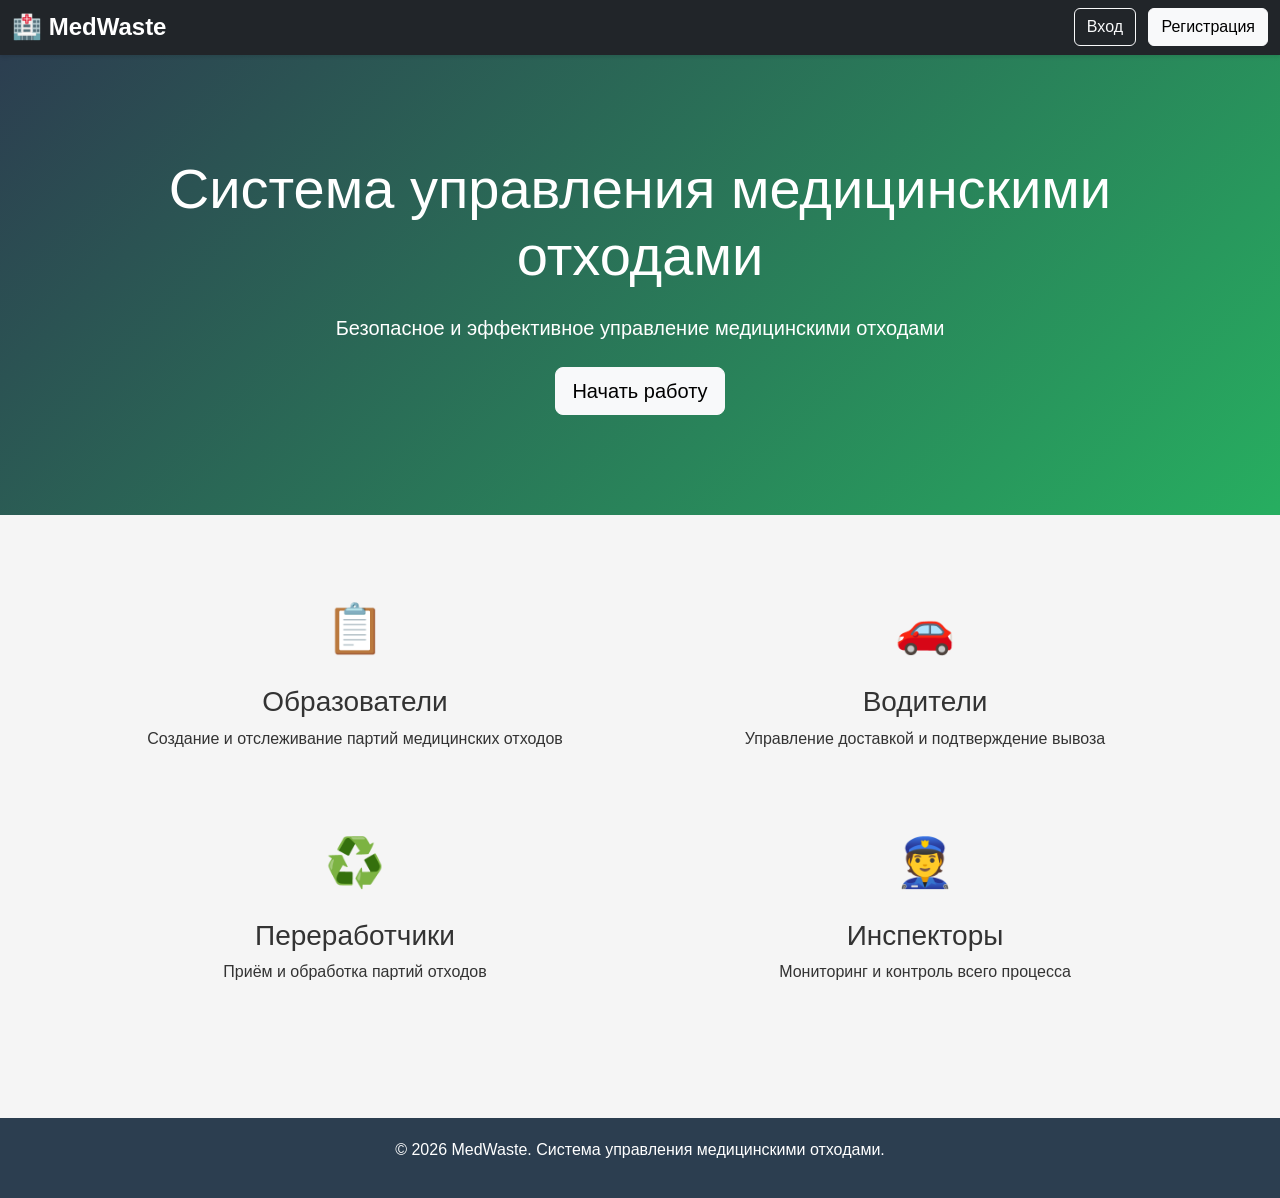
<file: index.html>
<!DOCTYPE html>
<html lang="ru">
<head>
    <meta charset="UTF-8">
    <meta name="viewport" content="width=device-width, initial-scale=1.0">
    <title>MedWaste - Система управления медицинскими отходами</title>
    <link href="https://cdn.jsdelivr.net/npm/bootstrap@5.1.3/dist/css/bootstrap.min.css" rel="stylesheet">
    <link rel="stylesheet" href="frontend/css/style.css">
    <style>
        .hero {
            background: linear-gradient(135deg, #2c3e50 0%, #27ae60 100%);
            color: white;
            padding: 100px 20px;
            text-align: center;
        }
        .feature {
            padding: 30px;
            text-align: center;
        }
        .feature-icon {
            font-size: 3rem;
            margin-bottom: 20px;
        }
    </style>
</head>
<body>
    <nav class="navbar navbar-dark bg-dark">
        <div class="container-fluid">
            <span class="navbar-brand mb-0 h1">🏥 MedWaste</span>
            <div>
                <a href="frontend/login.html" class="btn btn-outline-light me-2">Вход</a>
                <a href="frontend/register.html" class="btn btn-light">Регистрация</a>
            </div>
        </div>
    </nav>

    <div class="hero">
        <div class="container">
            <h1 class="display-4 mb-4">Система управления медицинскими отходами</h1>
            <p class="lead mb-4">Безопасное и эффективное управление медицинскими отходами</p>
            <a href="frontend/login.html" class="btn btn-light btn-lg">Начать работу</a>
        </div>
    </div>

    <div class="container py-5">
        <div class="row">
            <div class="col-md-6 feature">
                <div class="feature-icon">📋</div>
                <h3>Образователи</h3>
                <p>Создание и отслеживание партий медицинских отходов</p>
            </div>
            <div class="col-md-6 feature">
                <div class="feature-icon">🚗</div>
                <h3>Водители</h3>
                <p>Управление доставкой и подтверждение вывоза</p>
            </div>
        </div>
        <div class="row">
            <div class="col-md-6 feature">
                <div class="feature-icon">♻️</div>
                <h3>Переработчики</h3>
                <p>Приём и обработка партий отходов</p>
            </div>
            <div class="col-md-6 feature">
                <div class="feature-icon">👮</div>
                <h3>Инспекторы</h3>
                <p>Мониторинг и контроль всего процесса</p>
            </div>
        </div>
    </div>

    <div class="footer">
        <p>&copy; 2026 MedWaste. Система управления медицинскими отходами.</p>
    </div>

    <script src="https://cdn.jsdelivr.net/npm/bootstrap@5.1.3/dist/js/bootstrap.bundle.min.js"></script>
</body>
</html>
</file>
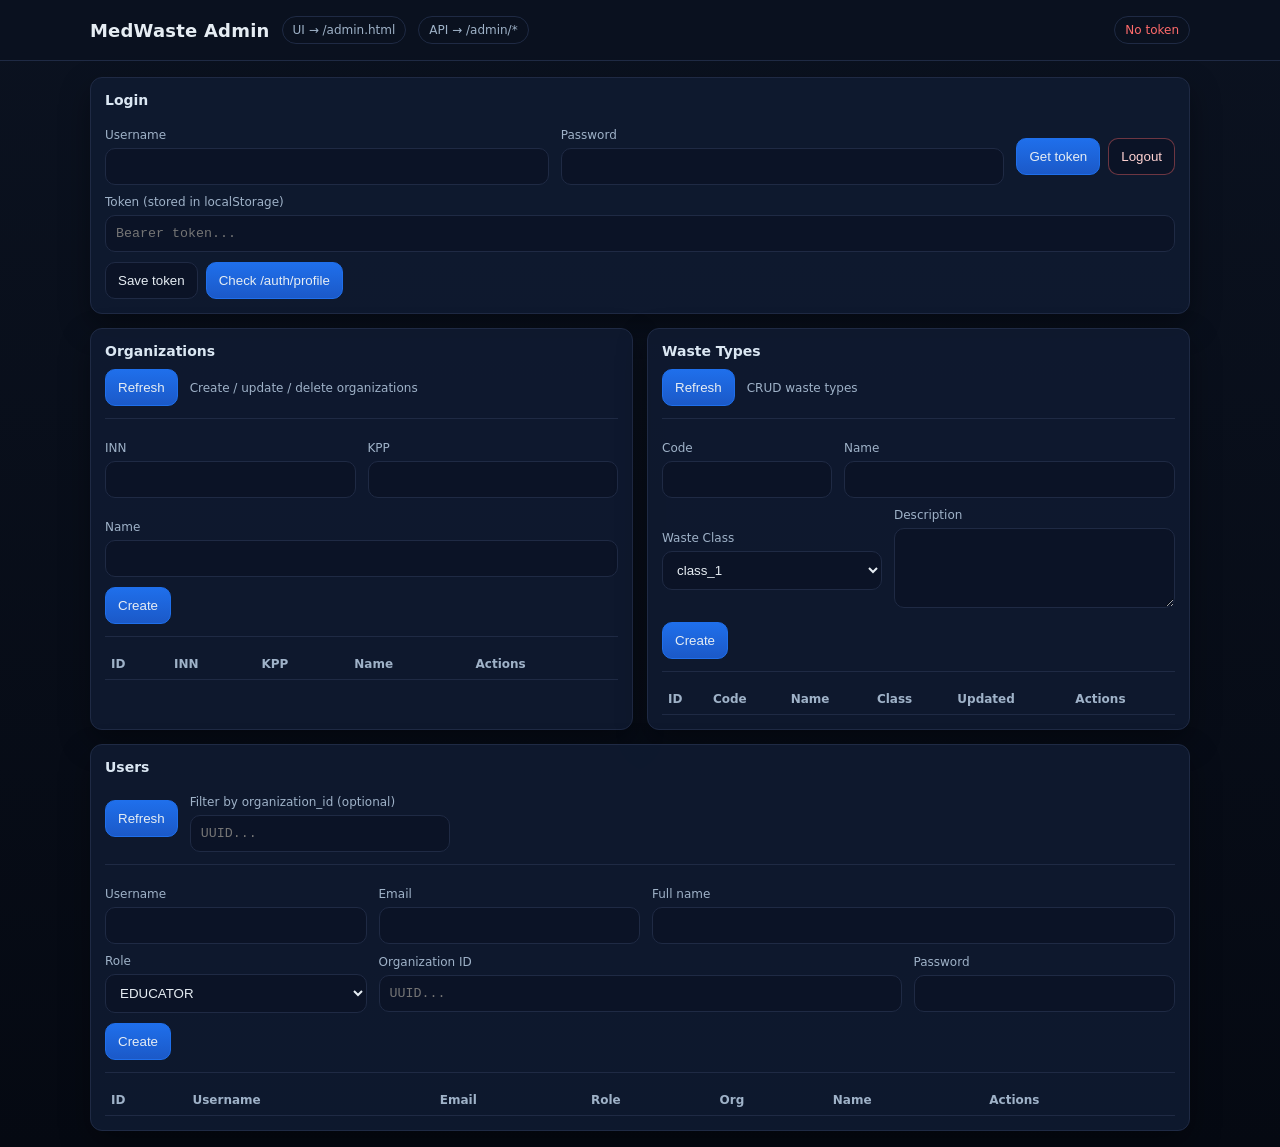
<file: frontend/admin.html>
<!doctype html>
<html lang="ru">
  <head>
    <meta charset="utf-8" />
    <meta name="viewport" content="width=device-width, initial-scale=1" />
    <title>MedWaste Admin</title>
    <style>
      :root { color-scheme: light; --bg:#0b1220; --card:#0f1a30; --text:#e6edf3; --muted:#9fb2c8; --danger:#ff6b6b; --ok:#3fb950; --border:#1f2a44; }
      body { margin:0; font-family: ui-sans-serif, system-ui, -apple-system, Segoe UI, Roboto, Arial, "Noto Sans", "Liberation Sans", sans-serif; background:linear-gradient(180deg, var(--bg), #050912); color:var(--text); }
      header { position:sticky; top:0; z-index:10; background:rgba(11,18,32,0.9); backdrop-filter: blur(10px); border-bottom:1px solid var(--border); }
      .wrap { max-width: 1100px; margin: 0 auto; padding: 16px; }
      h1 { font-size: 18px; margin: 0; letter-spacing: 0.2px; }
      .row { display:flex; gap:12px; align-items:center; flex-wrap:wrap; }
      .pill { padding:6px 10px; border:1px solid var(--border); border-radius: 999px; color:var(--muted); font-size: 12px; }
      main { padding: 18px 0 40px; }
      .grid { display:grid; grid-template-columns: 1fr; gap:14px; }
      @media (min-width: 980px) { .grid { grid-template-columns: 1fr 1fr; } }
      .card { background: rgba(15,26,48,0.9); border:1px solid var(--border); border-radius: 12px; padding: 14px; box-shadow: 0 12px 30px rgba(0,0,0,0.35); }
      .card h2 { font-size: 14px; margin: 0 0 10px; color: #dbe7f3; }
      label { display:block; font-size: 12px; color: var(--muted); margin: 10px 0 6px; }
      input, select, textarea { width: 100%; box-sizing:border-box; padding: 10px 10px; border-radius: 10px; border:1px solid var(--border); background:#0b1326; color:var(--text); outline:none; }
      textarea { min-height: 80px; resize: vertical; }
      button { border:1px solid var(--border); background:#0b1326; color:var(--text); padding: 10px 12px; border-radius: 10px; cursor:pointer; }
      button.primary { background: linear-gradient(180deg, #1f6feb, #1b59c8); border-color:#1f6feb; }
      button.danger { border-color: rgba(255,107,107,0.4); color: #ffd2d2; }
      button:disabled { opacity: 0.6; cursor:not-allowed; }
      .actions { display:flex; gap:8px; flex-wrap:wrap; margin-top: 10px; }
      .divider { height: 1px; background: var(--border); margin: 12px 0; }
      table { width:100%; border-collapse: collapse; font-size: 12px; }
      th, td { border-bottom: 1px solid var(--border); padding: 8px 6px; vertical-align: top; }
      th { text-align:left; color: var(--muted); font-weight:600; }
      .small { font-size: 12px; color: var(--muted); }
      .status { font-size: 12px; }
      .status.ok { color: var(--ok); }
      .status.bad { color: var(--danger); }
      .mono { font-family: ui-monospace, SFMono-Regular, Menlo, Monaco, Consolas, "Liberation Mono", "Courier New", monospace; }
      .right { margin-left:auto; }
    </style>
  </head>
  <body>
    <header>
      <div class="wrap row">
        <h1>MedWaste Admin</h1>
        <span class="pill">UI → /admin.html</span>
        <span class="pill">API → /admin/*</span>
        <span id="status" class="pill status bad right">No token</span>
      </div>
    </header>
    <main class="wrap">
      <div class="card">
        <h2>Login</h2>
        <div class="row">
          <div style="flex:1; min-width: 220px;">
            <label>Username</label>
            <input id="login_username" autocomplete="username" />
          </div>
          <div style="flex:1; min-width: 220px;">
            <label>Password</label>
            <input id="login_password" type="password" autocomplete="current-password" />
          </div>
          <div class="actions" style="align-items:flex-end;">
            <button class="primary" id="btn_login">Get token</button>
            <button id="btn_logout" class="danger">Logout</button>
          </div>
        </div>
        <label>Token (stored in localStorage)</label>
        <input id="token" class="mono" placeholder="Bearer token..." />
        <div class="actions">
          <button id="btn_save_token">Save token</button>
          <button id="btn_check" class="primary">Check /auth/profile</button>
        </div>
        <div id="login_msg" class="small"></div>
      </div>

      <div class="grid" style="margin-top:14px;">
        <section class="card">
          <h2>Organizations</h2>
          <div class="row">
            <button id="org_refresh" class="primary">Refresh</button>
            <span class="small">Create / update / delete organizations</span>
          </div>
          <div class="divider"></div>
          <div class="row">
            <div style="flex:1; min-width: 160px;">
              <label>INN</label>
              <input id="org_inn" />
            </div>
            <div style="flex:1; min-width: 160px;">
              <label>KPP</label>
              <input id="org_kpp" />
            </div>
            <div style="flex:2; min-width: 220px;">
              <label>Name</label>
              <input id="org_name" />
            </div>
          </div>
          <div class="actions">
            <button id="org_create" class="primary">Create</button>
          </div>
          <div class="divider"></div>
          <div style="overflow:auto;">
            <table id="org_table">
              <thead>
                <tr><th>ID</th><th>INN</th><th>KPP</th><th>Name</th><th>Actions</th></tr>
              </thead>
              <tbody></tbody>
            </table>
          </div>
          <div id="org_msg" class="small"></div>
        </section>

        <section class="card">
          <h2>Waste Types</h2>
          <div class="row">
            <button id="wt_refresh" class="primary">Refresh</button>
            <span class="small">CRUD waste types</span>
          </div>
          <div class="divider"></div>
          <div class="row">
            <div style="flex:1; min-width: 170px;">
              <label>Code</label>
              <input id="wt_code" />
            </div>
            <div style="flex:2; min-width: 220px;">
              <label>Name</label>
              <input id="wt_name" />
            </div>
          </div>
          <div class="row">
            <div style="flex:1; min-width: 220px;">
              <label>Waste Class</label>
              <select id="wt_class">
                <option value="class_1">class_1</option>
                <option value="class_2">class_2</option>
                <option value="class_3">class_3</option>
                <option value="class_4">class_4</option>
              </select>
            </div>
            <div style="flex:2; min-width: 220px;">
              <label>Description</label>
              <textarea id="wt_desc"></textarea>
            </div>
          </div>
          <div class="actions">
            <button id="wt_create" class="primary">Create</button>
          </div>
          <div class="divider"></div>
          <div style="overflow:auto;">
            <table id="wt_table">
              <thead>
                <tr><th>ID</th><th>Code</th><th>Name</th><th>Class</th><th>Updated</th><th>Actions</th></tr>
              </thead>
              <tbody></tbody>
            </table>
          </div>
          <div id="wt_msg" class="small"></div>
        </section>

        <section class="card" style="grid-column: 1 / -1;">
          <h2>Users</h2>
          <div class="row">
            <button id="user_refresh" class="primary">Refresh</button>
            <div style="min-width: 260px;">
              <label>Filter by organization_id (optional)</label>
              <input id="user_filter_org" class="mono" placeholder="UUID..." />
            </div>
          </div>
          <div class="divider"></div>
          <div class="row">
            <div style="flex:1; min-width: 180px;">
              <label>Username</label>
              <input id="user_username" />
            </div>
            <div style="flex:1; min-width: 220px;">
              <label>Email</label>
              <input id="user_email" />
            </div>
            <div style="flex:2; min-width: 220px;">
              <label>Full name</label>
              <input id="user_full_name" />
            </div>
          </div>
          <div class="row">
            <div style="flex:1; min-width: 220px;">
              <label>Role</label>
              <select id="user_role">
                <option value="EDUCATOR">EDUCATOR</option>
                <option value="DRIVER">DRIVER</option>
                <option value="PROCESSOR">PROCESSOR</option>
                <option value="INSPECTOR">INSPECTOR</option>
                <option value="ADMIN">ADMIN</option>
              </select>
            </div>
            <div style="flex:2; min-width: 260px;">
              <label>Organization ID</label>
              <input id="user_org_id" class="mono" placeholder="UUID..." />
            </div>
            <div style="flex:1; min-width: 220px;">
              <label>Password</label>
              <input id="user_password" type="password" />
            </div>
          </div>
          <div class="actions">
            <button id="user_create" class="primary">Create</button>
          </div>
          <div class="divider"></div>
          <div style="overflow:auto;">
            <table id="user_table">
              <thead>
                <tr><th>ID</th><th>Username</th><th>Email</th><th>Role</th><th>Org</th><th>Name</th><th>Actions</th></tr>
              </thead>
              <tbody></tbody>
            </table>
          </div>
          <div id="user_msg" class="small"></div>
        </section>
      </div>
    </main>

    <script>
      const API_URL = '/api';
      const $ = (id) => document.getElementById(id);
      const statusEl = $("status");

      function setStatus(ok, text) {
        statusEl.textContent = text;
        statusEl.classList.toggle("ok", ok);
        statusEl.classList.toggle("bad", !ok);
      }

      function getToken() {
        return ($("token").value || "").trim() || localStorage.getItem("medwaste_token") || "";
      }

      function setToken(token) {
        $("token").value = token || "";
        if (token) localStorage.setItem("medwaste_token", token);
        else localStorage.removeItem("medwaste_token");
        setStatus(!!token, token ? "Token set" : "No token");
      }

      async function api(path, opts={}) {
        const token = getToken();
        const headers = Object.assign({}, opts.headers || {});
        if (token) headers["Authorization"] = `Bearer ${token}`;
        if (opts.body && !(opts.body instanceof FormData)) {
          headers["Content-Type"] = "application/json";
        }
        const res = await fetch(API_URL + path, Object.assign({}, opts, { headers }));
        const text = await res.text();
        let data = null;
        try { data = text ? JSON.parse(text) : null; } catch { data = text; }
        if (!res.ok) {
          const msg = (data && data.detail) ? data.detail : (typeof data === "string" ? data : res.statusText);
          throw new Error(msg || `HTTP ${res.status}`);
        }
        return data;
      }

      function rowActionBtn(label, cls, onClick) {
        const btn = document.createElement("button");
        btn.textContent = label;
        if (cls) btn.className = cls;
        btn.addEventListener("click", onClick);
        return btn;
      }

      function clearMsg(id) { $(id).textContent = ""; }
      function setMsg(id, text) { $(id).textContent = text || ""; }

      async function login() {
        clearMsg("login_msg");
        try {
          const data = await api("/auth/login", {
            method: "POST",
            body: JSON.stringify({ username: $("login_username").value, password: $("login_password").value })
          });
          setToken(data.access_token);
          setMsg("login_msg", "OK");
        } catch (e) {
          setMsg("login_msg", e.message);
        }
      }

      async function checkProfile() {
        clearMsg("login_msg");
        try {
          const me = await api("/auth/profile");
          setMsg("login_msg", `Hello, ${me.username} (${me.role})`);
          setStatus(true, "Token OK");
        } catch (e) {
          setMsg("login_msg", e.message);
          setStatus(false, "Token invalid");
        }
      }

      async function refreshOrganizations() {
        clearMsg("org_msg");
        const tbody = $("org_table").querySelector("tbody");
        tbody.innerHTML = "";
        try {
          const orgs = await api("/admin/organizations?skip=0&limit=200");
          for (const org of orgs) {
            const tr = document.createElement("tr");
            tr.innerHTML = `<td class="mono">${org.id}</td><td>${org.inn}</td><td>${org.kpp || ""}</td><td>${org.name}</td><td></td>`;
            const actionsTd = tr.querySelector("td:last-child");
            actionsTd.appendChild(rowActionBtn("Edit", "", async () => {
              const inn = prompt("INN", org.inn);
              if (inn === null) return;
              const kpp = prompt("KPP (empty = null)", org.kpp || "");
              if (kpp === null) return;
              const name = prompt("Name", org.name);
              if (name === null) return;
              await api(`/admin/organizations/${org.id}`, {
                method: "PATCH",
                body: JSON.stringify({
                  inn: inn.trim() || undefined,
                  kpp: (kpp.trim() === "" ? null : kpp.trim()),
                  name: name.trim() || undefined,
                })
              });
              await refreshOrganizations();
            }));
            actionsTd.appendChild(rowActionBtn("Delete", "danger", async () => {
              if (!confirm(`Delete organization ${org.name}?`)) return;
              await api(`/admin/organizations/${org.id}`, { method: "DELETE" });
              await refreshOrganizations();
            }));
            tbody.appendChild(tr);
          }
          setMsg("org_msg", `Loaded: ${orgs.length}`);
        } catch (e) {
          setMsg("org_msg", e.message);
        }
      }

      async function createOrganization() {
        clearMsg("org_msg");
        try {
          await api("/admin/organizations", {
            method: "POST",
            body: JSON.stringify({
              inn: $("org_inn").value,
              kpp: $("org_kpp").value || null,
              name: $("org_name").value
            })
          });
          $("org_inn").value = ""; $("org_kpp").value = ""; $("org_name").value = "";
          await refreshOrganizations();
        } catch (e) {
          setMsg("org_msg", e.message);
        }
      }

      async function refreshWasteTypes() {
        clearMsg("wt_msg");
        const tbody = $("wt_table").querySelector("tbody");
        tbody.innerHTML = "";
        try {
          const items = await api("/admin/waste-types?skip=0&limit=200");
          for (const wt of items) {
            const tr = document.createElement("tr");
            const updated = wt.updated_at ? String(wt.updated_at).replace("T"," ").replace("Z","") : "";
            tr.innerHTML = `<td class="mono">${wt.id}</td><td class="mono">${wt.code}</td><td>${wt.name}</td><td class="mono">${wt.waste_class}</td><td class="mono">${updated}</td><td></td>`;
            const actionsTd = tr.querySelector("td:last-child");
            actionsTd.appendChild(rowActionBtn("Edit", "", async () => {
              const code = prompt("Code", wt.code);
              if (code === null) return;
              const name = prompt("Name", wt.name);
              if (name === null) return;
              const wclass = prompt("Waste class", wt.waste_class);
              if (wclass === null) return;
              const desc = prompt("Description", wt.description || "");
              if (desc === null) return;
              await api(`/admin/waste-types/${wt.id}`, {
                method: "PATCH",
                body: JSON.stringify({
                  code: code.trim() || undefined,
                  name: name.trim() || undefined,
                  waste_class: wclass.trim() || undefined,
                  description: desc.trim() || null
                })
              });
              await refreshWasteTypes();
            }));
            actionsTd.appendChild(rowActionBtn("Delete", "danger", async () => {
              if (!confirm(`Delete waste type ${wt.code}?`)) return;
              await api(`/admin/waste-types/${wt.id}`, { method: "DELETE" });
              await refreshWasteTypes();
            }));
            tbody.appendChild(tr);
          }
          setMsg("wt_msg", `Loaded: ${items.length}`);
        } catch (e) {
          setMsg("wt_msg", e.message);
        }
      }

      async function createWasteType() {
        clearMsg("wt_msg");
        try {
          await api("/admin/waste-types", {
            method: "POST",
            body: JSON.stringify({
              code: $("wt_code").value,
              name: $("wt_name").value,
              waste_class: $("wt_class").value,
              description: $("wt_desc").value || null
            })
          });
          $("wt_code").value = ""; $("wt_name").value = ""; $("wt_desc").value = "";
          await refreshWasteTypes();
        } catch (e) {
          setMsg("wt_msg", e.message);
        }
      }

      async function refreshUsers() {
        clearMsg("user_msg");
        const tbody = $("user_table").querySelector("tbody");
        tbody.innerHTML = "";
        try {
          const org = $("user_filter_org").value.trim();
          const q = org ? `?organization_id=${encodeURIComponent(org)}&skip=0&limit=300` : "?skip=0&limit=300";
          const users = await api(`/admin/users${q}`);
          for (const u of users) {
            const tr = document.createElement("tr");
            tr.innerHTML = `<td class="mono">${u.id}</td><td>${u.username}</td><td>${u.email}</td><td class="mono">${u.role}</td><td class="mono">${u.organization_id || ""}</td><td>${u.full_name}</td><td></td>`;
            const actionsTd = tr.querySelector("td:last-child");
            actionsTd.appendChild(rowActionBtn("Edit", "", async () => {
              const email = prompt("Email", u.email);
              if (email === null) return;
              const full_name = prompt("Full name", u.full_name);
              if (full_name === null) return;
              const role = prompt("Role", u.role);
              if (role === null) return;
              const organization_id = prompt("Organization ID", u.organization_id || "");
              if (organization_id === null) return;
              const password = prompt("New password (empty = no change)", "");
              if (password === null) return;
              const payload = {
                email: email.trim() || undefined,
                full_name: full_name.trim() || undefined,
                role: role.trim() || undefined,
                organization_id: organization_id.trim() ? organization_id.trim() : undefined,
              };
              if (password.trim()) payload.password = password;
              await api(`/admin/users/${u.id}`, {
                method: "PATCH",
                body: JSON.stringify(payload)
              });
              await refreshUsers();
            }));
            actionsTd.appendChild(rowActionBtn("Delete", "danger", async () => {
              if (!confirm(`Delete user ${u.username}?`)) return;
              await api(`/admin/users/${u.id}`, { method: "DELETE" });
              await refreshUsers();
            }));
            tbody.appendChild(tr);
          }
          setMsg("user_msg", `Loaded: ${users.length}`);
        } catch (e) {
          setMsg("user_msg", e.message);
        }
      }

      async function createUser() {
        clearMsg("user_msg");
        try {
          await api("/admin/users", {
            method: "POST",
            body: JSON.stringify({
              username: $("user_username").value,
              email: $("user_email").value,
              full_name: $("user_full_name").value,
              role: $("user_role").value,
              organization_id: $("user_org_id").value || null,
              password: $("user_password").value
            })
          });
          $("user_username").value = ""; $("user_email").value = ""; $("user_full_name").value = ""; $("user_org_id").value = ""; $("user_password").value = "";
          await refreshUsers();
        } catch (e) {
          setMsg("user_msg", e.message);
        }
      }

      $("btn_login").addEventListener("click", login);
      $("btn_logout").addEventListener("click", () => { setToken(""); setMsg("login_msg","Logged out"); });
      $("btn_save_token").addEventListener("click", () => setToken($("token").value.trim()));
      $("btn_check").addEventListener("click", checkProfile);

      $("org_refresh").addEventListener("click", refreshOrganizations);
      $("org_create").addEventListener("click", createOrganization);

      $("wt_refresh").addEventListener("click", refreshWasteTypes);
      $("wt_create").addEventListener("click", createWasteType);

      $("user_refresh").addEventListener("click", refreshUsers);
      $("user_create").addEventListener("click", createUser);

      setToken(localStorage.getItem("medwaste_token") || "");
    </script>
  </body>
</html>
</file>
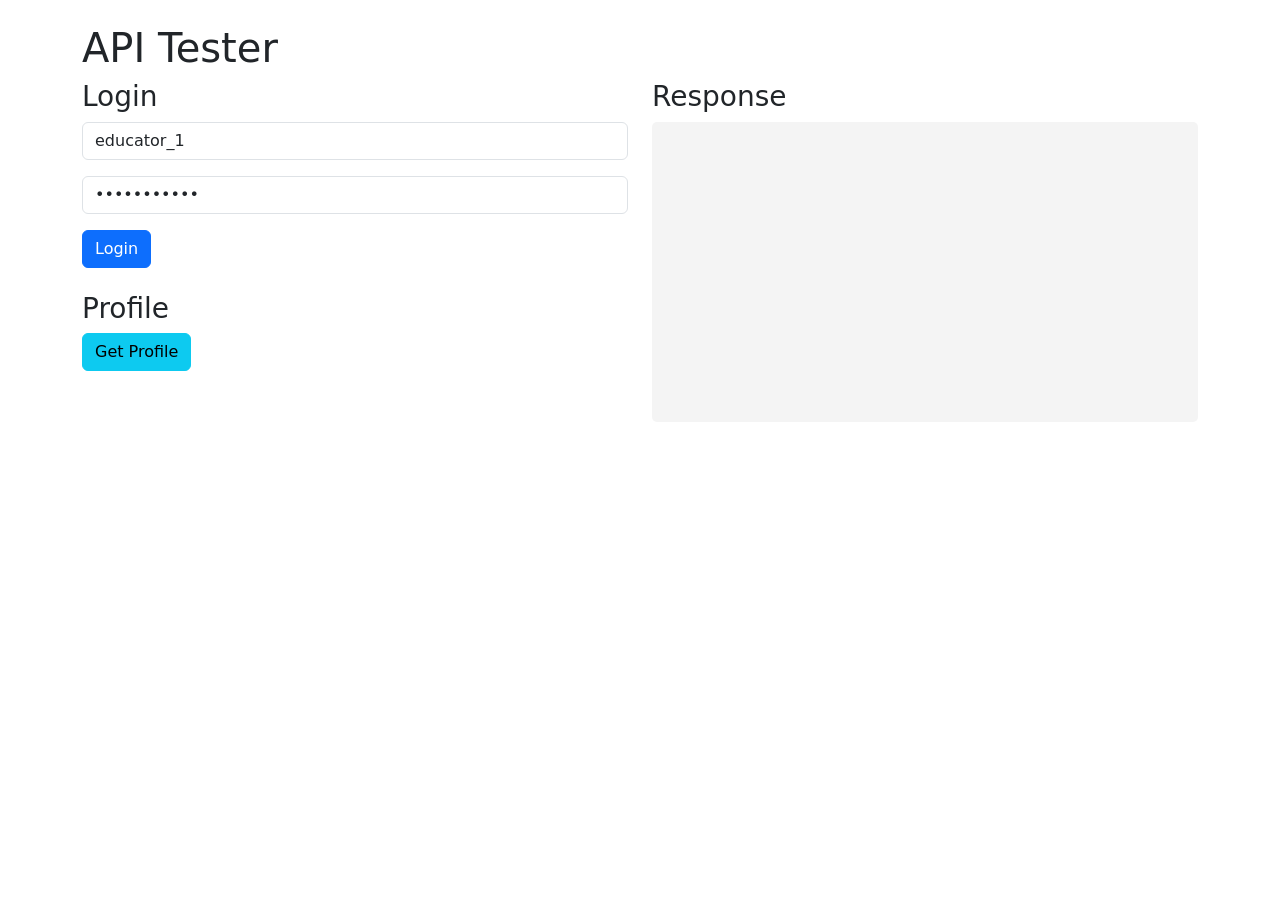
<file: frontend/api-tester.html>
<!DOCTYPE html>
<html>
<head>
    <title>API Tester</title>
    <link rel="stylesheet" href="https://cdn.jsdelivr.net/npm/bootstrap@5.3.0/dist/css/bootstrap.min.css">
</head>
<body>
<div class="container mt-4">
    <h1>API Tester</h1>
    
    <div class="row">
        <div class="col-md-6">
            <h3>Login</h3>
            <div class="mb-3">
                <input type="text" class="form-control" id="username" placeholder="Username" value="educator_1">
            </div>
            <div class="mb-3">
                <input type="password" class="form-control" id="password" placeholder="Password" value="password123">
            </div>
            <button class="btn btn-primary" onclick="testLogin()">Login</button>
            
            <h3 class="mt-4">Profile</h3>
            <button class="btn btn-info" onclick="testProfile()">Get Profile</button>
        </div>
        
        <div class="col-md-6">
            <h3>Response</h3>
            <pre id="response" style="background: #f4f4f4; padding: 10px; border-radius: 5px; min-height: 300px;"></pre>
        </div>
    </div>
</div>

<script>
let token = localStorage.getItem('api_token');

async function testLogin() {
    const username = document.getElementById('username').value;
    const password = document.getElementById('password').value;
    
    try {
        const response = await fetch('/api/auth/login', {
            method: 'POST',
            headers: {'Content-Type': 'application/json'},
            body: JSON.stringify({username, password})
        });
        
        const data = await response.json();
        if (response.ok) {
            token = data.access_token;
            localStorage.setItem('api_token', token);
            document.getElementById('response').textContent = JSON.stringify(data, null, 2);
        } else {
            document.getElementById('response').textContent = `Error: ${data.detail}`;
        }
    } catch (error) {
        document.getElementById('response').textContent = `Error: ${error.message}`;
    }
}

async function testProfile() {
    if (!token) {
        document.getElementById('response').textContent = 'Please login first';
        return;
    }
    
    try {
        const response = await fetch('/api/auth/profile', {
            headers: {'Authorization': `Bearer ${token}`}
        });
        
        const data = await response.json();
        if (response.ok) {
            document.getElementById('response').textContent = JSON.stringify(data, null, 2);
        } else {
            document.getElementById('response').textContent = `Error: ${data.detail}`;
        }
    } catch (error) {
        document.getElementById('response').textContent = `Error: ${error.message}`;
    }
}
</script>
</body>
</html>
</file>
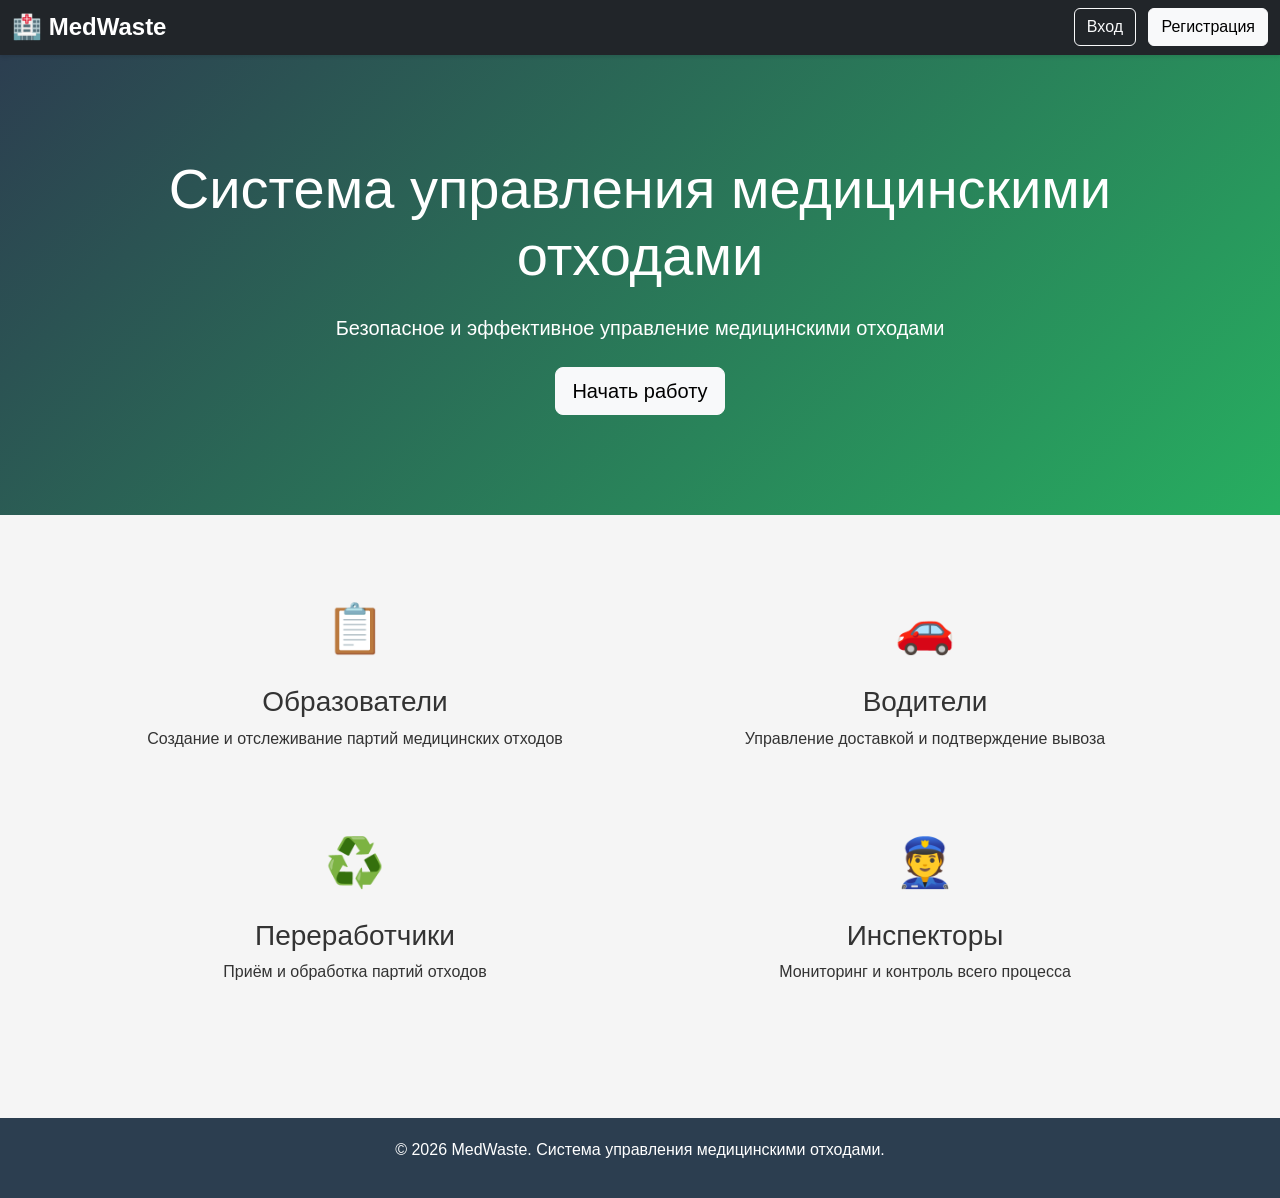
<file: frontend/dashboard.html>
<!DOCTYPE html>
<html lang="ru">
<head>
    <meta charset="UTF-8">
    <meta name="viewport" content="width=device-width, initial-scale=1.0">
    <title>MedWaste</title>
    <meta http-equiv="refresh" content="0; url=/#/dashboard">
</head>
<body>
    <p>Перенаправление на актуальную панель...</p>
    <script>
        window.location.replace('/#/dashboard');
    </script>
</body>
</html>
</file>
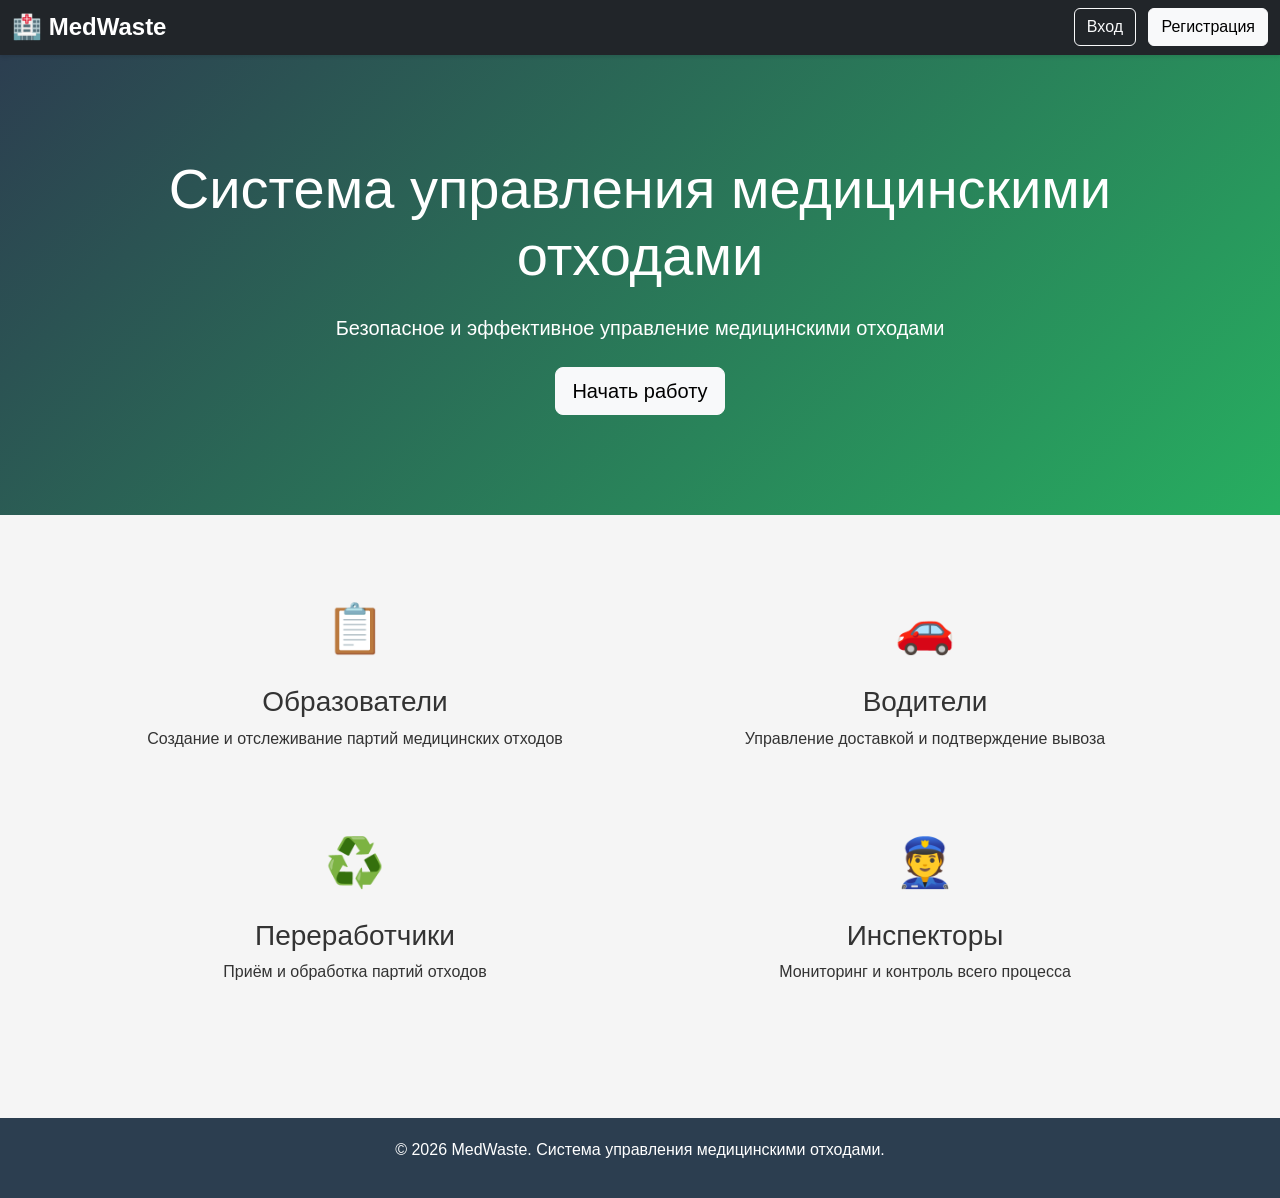
<file: frontend/login.html>
<!DOCTYPE html>
<html lang="ru">
<head>
    <meta charset="UTF-8">
    <meta name="viewport" content="width=device-width, initial-scale=1.0">
    <title>MedWaste</title>
    <meta http-equiv="refresh" content="0; url=/#/login">
</head>
<body>
    <p>Перенаправление на актуальную страницу входа...</p>
    <script>
        window.location.replace('/#/login');
    </script>
</body>
</html>
</file>
<file: frontend/css/style.css>
:root {
  --primary-color: #2c3e50;
  --secondary-color: #27ae60;
  --danger-color: #e74c3c;
  --warning-color: #f39c12;
  --info-color: #3498db;
  --light-color: #ecf0f1;
}

* {
  margin: 0;
  padding: 0;
  box-sizing: border-box;
}

body {
  font-family: 'Segoe UI', Tahoma, Geneva, Verdana, sans-serif;
  background-color: #f5f5f5;
  color: #333;
}

.navbar {
  background-color: var(--primary-color);
  box-shadow: 0 2px 4px rgba(0,0,0,0.1);
}

.navbar-brand {
  font-weight: bold;
  font-size: 1.5rem;
}

.sidebar {
  background-color: #fff;
  border-right: 1px solid #ddd;
  min-height: calc(100vh - 60px);
  padding: 20px 0;
}

.sidebar .nav-link {
  color: #333;
  padding: 12px 20px;
  border-left: 4px solid transparent;
  transition: all 0.3s;
}

.sidebar .nav-link:hover,
.sidebar .nav-link.active {
  background-color: var(--light-color);
  border-left-color: var(--secondary-color);
  color: var(--secondary-color);
  font-weight: 500;
}

.content-area {
  padding: 30px;
  background-color: #f5f5f5;
}

.card {
  border: none;
  border-radius: 8px;
  box-shadow: 0 2px 8px rgba(0,0,0,0.1);
  margin-bottom: 20px;
}

.card-header {
  background-color: var(--primary-color);
  color: white;
  border-radius: 8px 8px 0 0;
  padding: 15px 20px;
  font-weight: 600;
}

.btn-primary {
  background-color: var(--secondary-color);
  border-color: var(--secondary-color);
}

.btn-primary:hover {
  background-color: #229954;
  border-color: #229954;
}

.btn-success {
  background-color: var(--secondary-color);
}

.btn-danger {
  background-color: var(--danger-color);
}

.btn-info {
  background-color: var(--info-color);
}

.badge-status {
  padding: 8px 12px;
  border-radius: 20px;
  font-weight: 600;
  font-size: 0.85rem;
}

.badge-created {
  background-color: #e8f4f8;
  color: #0677a1;
}

.badge-in-transit {
  background-color: #fff3cd;
  color: #856404;
}

.badge-received {
  background-color: #d4edda;
  color: #155724;
}

.alert-error {
  background-color: #f8d7da;
  color: #721c24;
  border: 1px solid #f5c6cb;
  padding: 12px;
  border-radius: 4px;
  margin-bottom: 15px;
}

.alert-success {
  background-color: #d4edda;
  color: #155724;
  border: 1px solid #c3e6cb;
  padding: 12px;
  border-radius: 4px;
  margin-bottom: 15px;
}

.table {
  background-color: white;
  border-radius: 8px;
  overflow: hidden;
}

.table thead {
  background-color: #f8f9fa;
}

.table th {
  color: var(--primary-color);
  font-weight: 600;
  border-bottom: 2px solid #dee2e6;
}

.table tbody tr:hover {
  background-color: #f8f9fa;
}

.form-group {
  margin-bottom: 20px;
}

.form-control,
.form-select {
  border: 1px solid #ddd;
  border-radius: 4px;
  padding: 10px 15px;
  font-size: 1rem;
  transition: border-color 0.3s;
}

.form-control:focus,
.form-select:focus {
  border-color: var(--secondary-color);
  box-shadow: 0 0 0 0.2rem rgba(39, 174, 96, 0.25);
}

.auth-container {
  max-width: 400px;
  margin: 50px auto;
  background: white;
  padding: 40px;
  border-radius: 8px;
  box-shadow: 0 2px 8px rgba(0,0,0,0.1);
}

.auth-title {
  text-align: center;
  margin-bottom: 30px;
  color: var(--primary-color);
  font-weight: 700;
}

.auth-link {
  text-align: center;
  margin-top: 15px;
}

.auth-link a {
  color: var(--secondary-color);
  text-decoration: none;
  font-weight: 500;
}

.auth-link a:hover {
  text-decoration: underline;
}

.dashboard-grid {
  display: grid;
  grid-template-columns: repeat(auto-fit, minmax(250px, 1fr));
  gap: 20px;
  margin-bottom: 30px;
}

.stat-card {
  background: white;
  padding: 20px;
  border-radius: 8px;
  box-shadow: 0 2px 8px rgba(0,0,0,0.1);
  text-align: center;
}

.stat-card .number {
  font-size: 2rem;
  font-weight: bold;
  color: var(--secondary-color);
}

.stat-card .label {
  color: #666;
  font-size: 0.9rem;
  margin-top: 10px;
}

.loading {
  text-align: center;
  padding: 20px;
  color: #666;
}

.spinner {
  border: 4px solid #f3f3f3;
  border-top: 4px solid var(--secondary-color);
  border-radius: 50%;
  width: 40px;
  height: 40px;
  animation: spin 1s linear infinite;
  margin: 0 auto;
}

@keyframes spin {
  0% { transform: rotate(0deg); }
  100% { transform: rotate(360deg); }
}

.modal {
  display: none;
  position: fixed;
  top: 0;
  left: 0;
  width: 100%;
  height: 100%;
  background-color: rgba(0,0,0,0.5);
  z-index: 1000;
}

.modal.show {
  display: flex;
  align-items: center;
  justify-content: center;
}

.modal-content {
  background: white;
  padding: 30px;
  border-radius: 8px;
  max-width: 500px;
  width: 100%;
}

.modal-header {
  display: flex;
  justify-content: space-between;
  align-items: center;
  margin-bottom: 20px;
  border-bottom: 1px solid #eee;
  padding-bottom: 15px;
}

.modal-header h5 {
  margin: 0;
  color: var(--primary-color);
}

.close-btn {
  background: none;
  border: none;
  font-size: 1.5rem;
  cursor: pointer;
  color: #999;
}

.footer {
  background-color: var(--primary-color);
  color: white;
  text-align: center;
  padding: 20px;
  margin-top: 40px;
}

@media (max-width: 768px) {
  .sidebar {
    display: none;
  }

  .dashboard-grid {
    grid-template-columns: 1fr;
  }

  .content-area {
    padding: 15px;
  }
}
</file>
